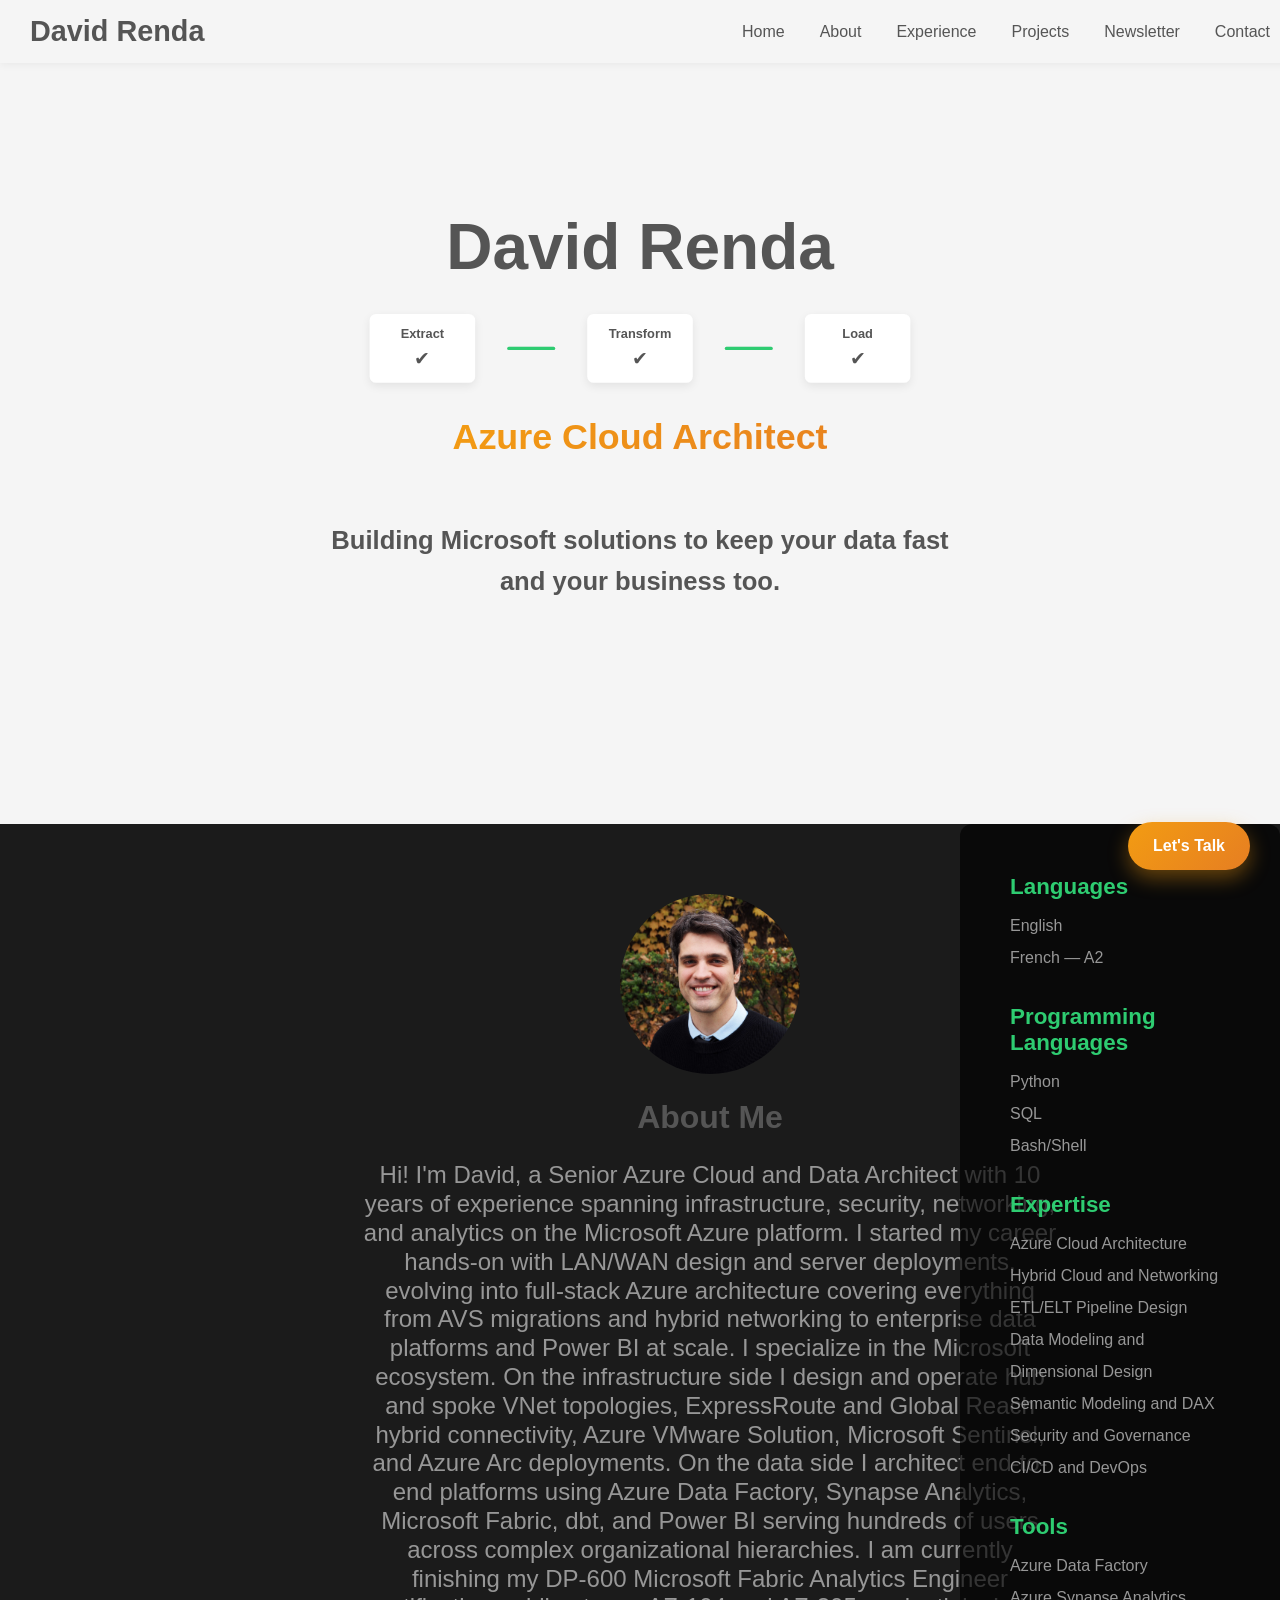
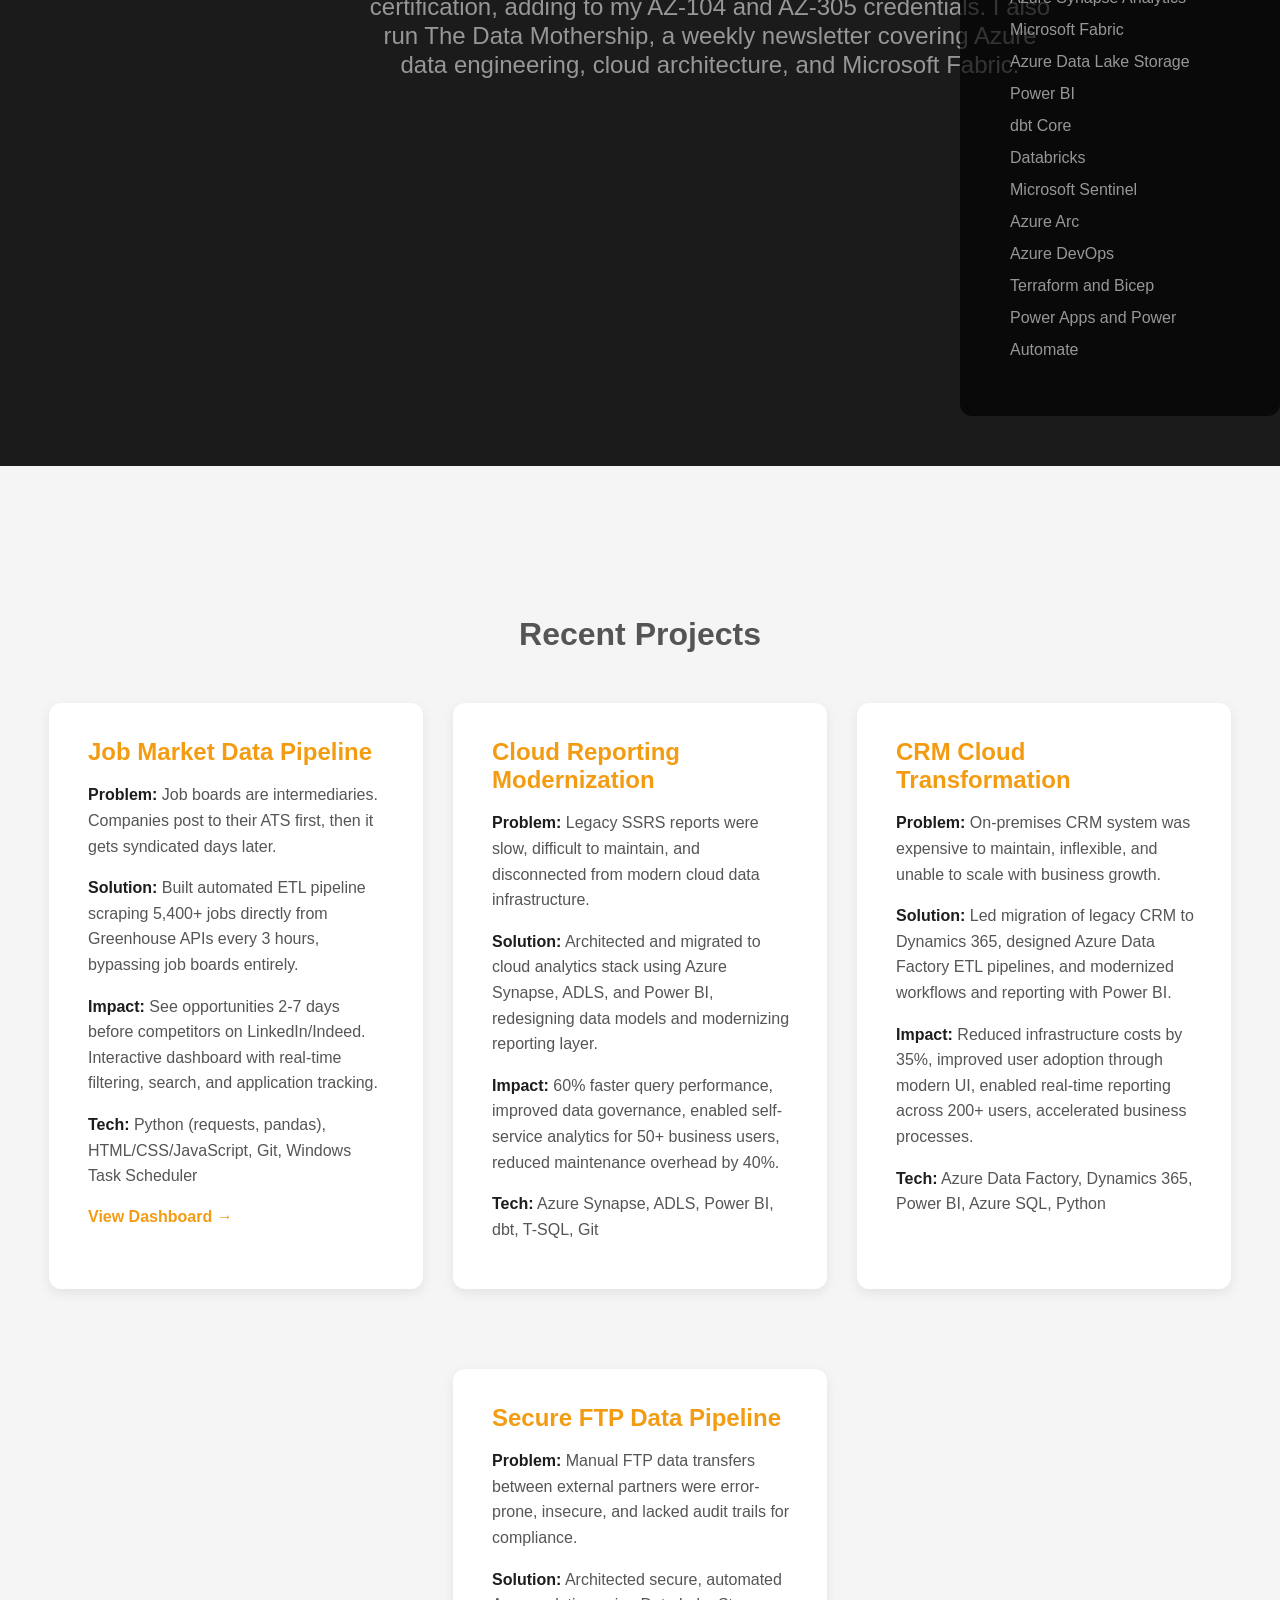
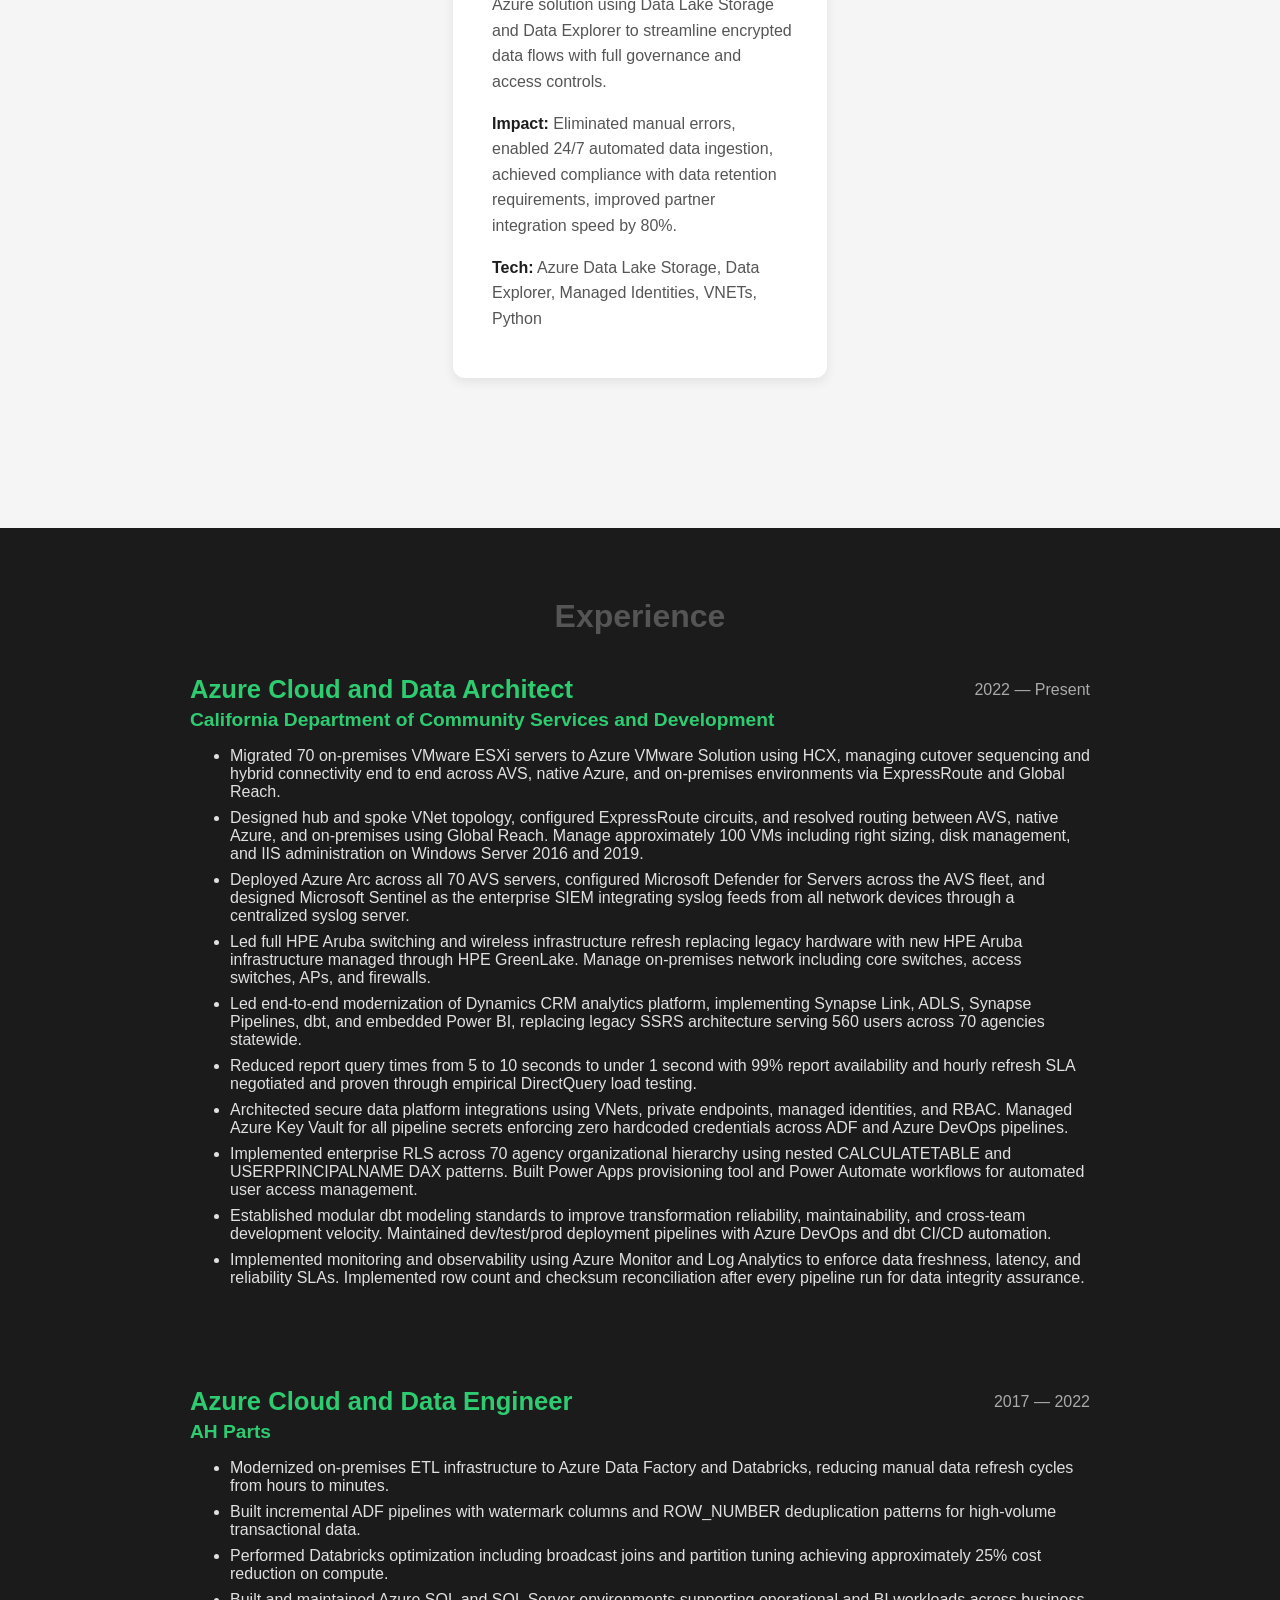
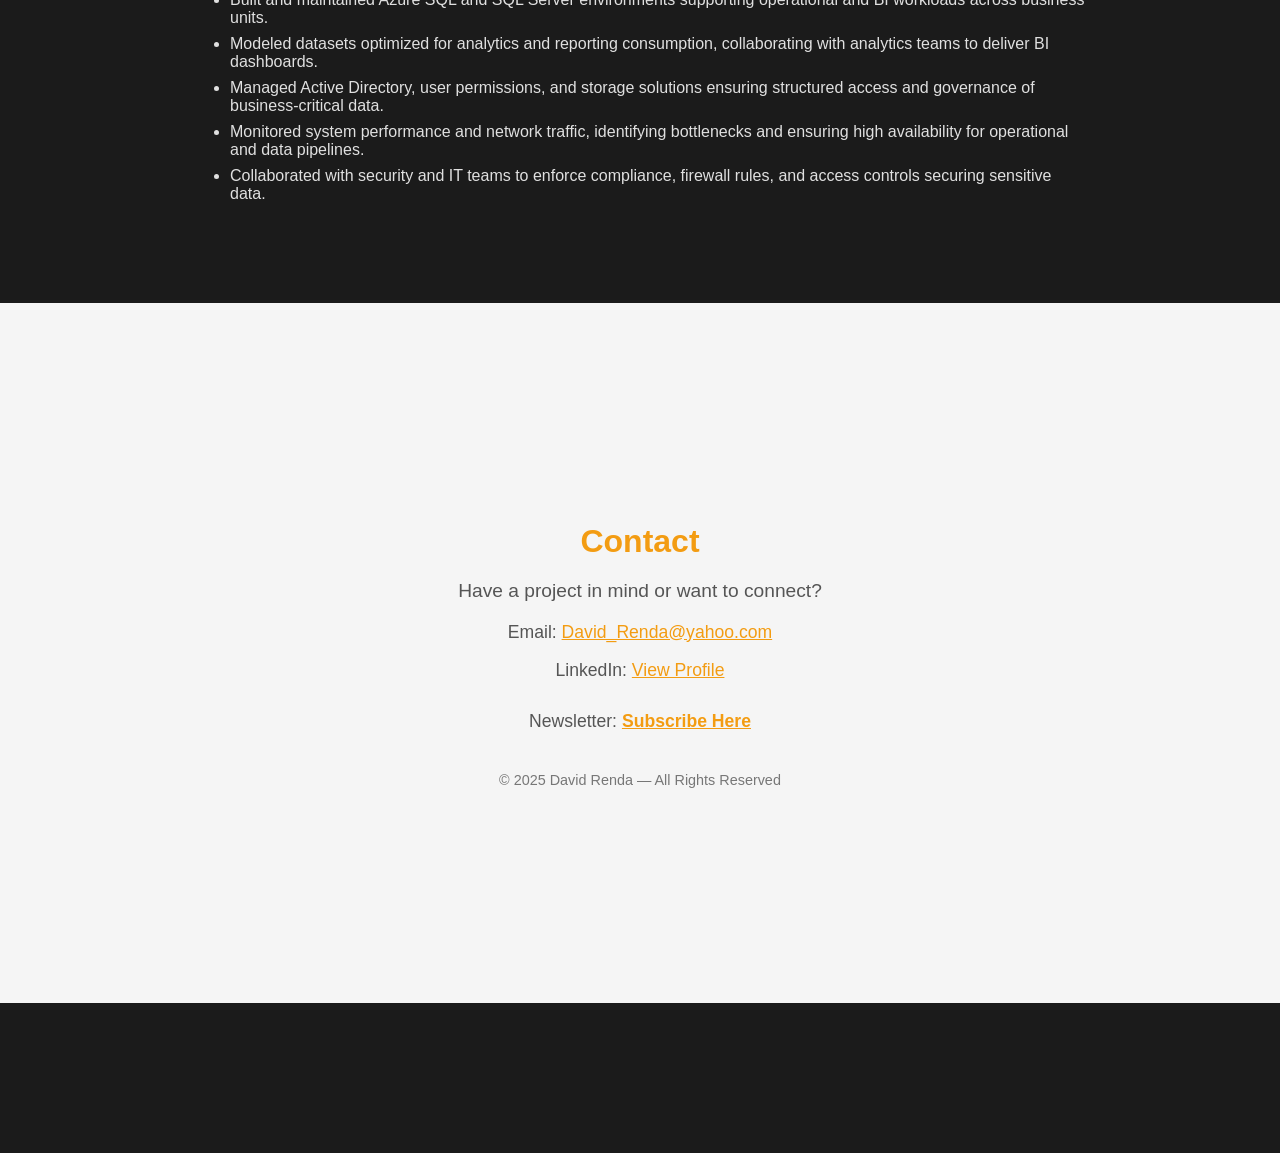
<file: index.html>
<!DOCTYPE html>
<html lang="en">
<head>
<meta charset="UTF-8">
<meta name="viewport" content="width=device-width, initial-scale=1.0">
<title>ETL Pipeline Animation</title>
<style>
  body {
    background: #f5f5f5;
    font-family: 'Inter', sans-serif;
    margin: 0;
    color: #555555;
    
  }

  /* Header */
  header {
    width: 100%;
    background: #f5f5f5;
    display: flex;
    justify-content: space-between;
    align-items: center;
    padding: 15px 30px;
    box-shadow: 0 2px 8px rgba(0,0,0,0.05);
    position: fixed;
    top: 0;
    z-index: 1000;
  }
  
  .logo {
    font-size: 1.8rem;
    font-weight: 700;
    color: #555555;
    text-decoration: none;
  }
  .logo:hover {
    color: #414141;
  }
  nav {
  display: flex;
  justify-content: flex-end;
  margin-right: 40px;  /* moves it left */
}


  nav ul {
    list-style: none;
    display: flex;
    gap: 35px;
    margin: 0;
    padding: 0;
  }

  nav ul li a {
    text-decoration: none;
    color: #555555;
    font-weight: 500;
    transition: color 0.2s;
  }

  nav ul li a:hover {
    color: #1d1d1d;
  }

  /* Sticky CTA Button */
  .sticky-cta {
    position: fixed;
    bottom: 30px;
    right: 30px;
    background: linear-gradient(135deg, #F39C12, #e67e22);
    color: white;
    padding: 15px 25px;
    border-radius: 50px;
    text-decoration: none;
    font-weight: 700;
    box-shadow: 0 8px 20px rgba(243, 156, 18, 0.4);
    transition: transform 0.3s, box-shadow 0.3s;
    z-index: 999;
  }

  .sticky-cta:hover {
    transform: translateY(-3px);
    box-shadow: 0 12px 30px rgba(243, 156, 18, 0.6);
  }

  /* Content */
  .content {
    display: flex;
    flex-direction: column;
    align-items: center;
    padding-top: 70px;
    width: 90%;
    max-width: 1000px;
    margin: 0 auto;
  }

  /* Pipeline Name */
  .pipeline-name {
    font-size: 4rem;
    font-weight: 700;
    color: #555555;
    padding-top: 20px;
    margin-bottom: 30px;
    text-align: center;
  }



  /* Pipeline Container */
  .pipeline-container {
    display: flex;
    flex-direction: column;
    align-items: center;
    margin-bottom: 150px;
      transform: scale(0.8);        /* adjust size (0.6–0.9 works well) */
  transform-origin: top center; /* keeps it centered and pulled upward */
  }

  .pipeline {
    display: flex;
    align-items: center;
    gap: 40px;
    margin-bottom: 2rem;
  }
  .hamburger {
    display: none;
  }
  .stage {
    display: flex;
    flex-direction: column;
    align-items: center;
    min-width: 100px;
    padding: 1rem;
    border-radius: 8px;
    background: #fff;
    box-shadow: 0 4px 12px rgba(0,0,0,0.08);
    position: relative;
  }

  .stage-name {
    margin-bottom: 0.5rem;
    font-weight: 600;
  }

  .status {
    font-size: 1.5rem;
    opacity: 0;
    transition: opacity 0.3s;
    
  }

  .line {
    width: 60px;
    height: 4px;
    background: #ddd;
    border-radius: 2px;
    position: relative;
  }

  .line.active::after {
    content: '';
    position: absolute;
    left: 0;
    top: 0;
    height: 100%;
    width: 0%;
    background: #2ECC71;
    border-radius: 2px;
    animation: fillLine 0.8s forwards;
  }

  @keyframes fillLine {
    from { width: 0%; }
    to { width: 100%; }
  }

  /* Output Container */
  .output-container {
    position: relative;
    min-height: 150px; /* reserve vertical space */
    width: 100%;
    max-width: 500px;
    text-align: center;
    margin-top: 30px;
  }

  #running {
    font-weight: 700;
    font-size: 1.5rem;
    margin-top: 0px;
    color: #555555;
    position: absolute;
    top: 0;
    left: 0;
    width: 100%;
  }

.result {
  position: absolute;
  top: 0;

  left: 50%;
  transform: translateX(-50%);

  width: auto;          /* allow natural width */
  padding: 0 8px;

  white-space: nowrap;  /* <<< prevents wrapping */

  font-size: 2.8rem;
  font-weight: 700;
  background: linear-gradient(135deg, #F39C12, #e67e22);
  -webkit-background-clip: text;
  -webkit-text-fill-color: transparent;
  background-clip: text;
  min-height: 150px;
  margin-top: -20px;
  opacity: 0;
  transition: opacity 1s ease;
  text-align: left;
  display: block;
}


.result ul {
  list-style-type: disc;
  padding-left: 20px;  /* indent for bullets */
  margin: 0;
}

.result li {
  margin-bottom: 1em;  /* double spacing */
}






  .fade-in {
    opacity: 1 !important;
    transition: opacity 1.2s ease;
  }

  /* Section Titles */
  .section-title {
    font-size: 2rem;
    font-weight: 700;
    text-align: center;
    margin-top: 20px;
    margin-bottom: 0px;
    color: #555555;
  }
.about-layout {
  display: flex;
  flex-direction: column;   /* stacked, same as before */
  align-items: center;      /* keeps it centered */
  gap: 25px; 
  margin-top: 70px;               /* clean spacing between image + text */
}

  /* About Me */
  .about-me {
    font-size: 1.5rem;
    line-height: 1.2;
    text-align: center;
    max-width: 700px;
    color: #979797;
    margin-bottom: 120px;
  }

  .photo-circle {
    width: 180px;
    height: 180px;
    border-radius: 50%;
   
    margin: 0 auto auto;
    background-image: url('Portrait.jpg');
    background-size: 135%;
    background-position: 40% center;
    background-repeat: no-repeat;
    margin-bottom: -20px;
    
    
  }

  /* Projects Section */
  .projects {
    width: 100%;
    margin-bottom: 150px;
    margin-top: 150px;
    
  }

  .project-tiles {
    display: flex;
    gap: 30px;
    justify-content: center;
    flex-wrap: wrap;
  }

  .project-tile {
    background: #fff;
    flex: 1 1 250px;
    max-width: 300px;
    padding: 35px;
    border-radius: 12px;
    box-shadow: 0 4px 12px rgba(0,0,0,0.08);
    text-align: left;
    transition: transform 0.3s, box-shadow 0.3s, background 0.3s;
    margin-top: 50px;
    border-left: 4px solid transparent;
  }

  .project-tile:hover {
    transform: translateY(-8px);
    box-shadow: 0 12px 30px rgba(243, 156, 18, 0.2);
    border-left-color: #F39C12;
    background: #fafafa;
  }

  .project-tile h3 {
    margin-top: 0;
    margin-bottom: 15px;
    font-size: 1.5rem;
    color: #F39C12;
  }

  .project-tile p {
    font-size: 1rem;
    color: #555555;
    line-height: 1.6;
    margin-bottom: 12px;
  }

  .project-tile strong {
    color: #1d1d1d;
    font-weight: 600;
  }

  .project-tile a {
    color: #F39C12;
    text-decoration: none;
    font-weight: 700;
    transition: color 0.2s;
  }

  .project-tile a:hover {
    color: #e67e22;
  }

.experience-section {
  width: 100%;
  background: #1b1b1b;
  padding: 50px 0 150px 0;
  text-align: center;
}
.experience-item:first-of-type {
  margin-top: 40px; /* pushes companies downward */
}


.experience-inner {
  width: 90%;
  max-width: 900px;
  margin: 0 auto;
  text-align: left;
  color: #e0e0e0;
}

.experience-item {
  margin-bottom: 100px;
}

.exp-header {
  display: flex;
  justify-content: space-between;
  align-items: center;
}

.exp-header h3 {
  margin: 0;
  font-size: 1.6rem;
  color: #2ECC71;
}

.exp-date {
  font-size: 1rem;
  color: #aaaaaa;
}

.exp-company {
  margin: 5px 0 10px;
  font-size: 1.2rem;
  color: #2ECC71;
}

.exp-details li {
  margin-bottom: 8px;
}


about-section {
  width: 100%;
  background: #1b1b1b; /* slightly darker than #f5f5f5 */
  padding: 40px -40px;      /* spacing above & below */
  text-align: center;
}
.about-inner {
  width: 90%;
  max-width: 1000px;
  margin: 0 auto;     /* centers the content */
  text-align: center; /* matches your original design */
}
  /* Responsive */
  @media (max-width: 768px) {
    header {
      flex-direction: column;
      align-items: flex-start;
      padding: 15px 20px;
    }

    nav ul {
      flex-direction: column;
      gap: 10px;
      margin-top: 10px;
    }

    .project-tiles {
      flex-direction: column;
      gap: 20px;
      align-items: center;
    }
  }
  @keyframes blink {
  0%, 50%, 100% { opacity: 1; }
  25%, 75% { opacity: 0; }
}

.running-flash {
  animation: blink 1.5s linear 2; /* 2 blinks, 0.5s each */
}
.pipeline-wrapper {
  width: 100%;
  display: flex;
  flex-direction: column;
  align-items: center;       /* centers just the pipeline */
  margin-bottom: 120px;      /* spacing before About section */
  text-align: center;
}


.about-section {
  position: relative; /* needed for absolute children */
  width: 100%;
  background: #1b1b1b;
  padding: 40px, ;
  text-align: center;
  overflow: hidden; /* optional: prevent overlay spilling out */
  
}

.skills-overlay {
  /* or just remove this line */
  top: auto;          /* remove top offset */
  left: auto;         /* remove left offset */
  width: 22%;         /* keeps it beside About Me */
  max-width: 22%;
  background: rgba(0, 0, 0, 0.65);
  color: #2ECC71;
  padding: 25px;
  border-radius: 12px;
  display: flex;
  flex-direction: column;
  gap: 70px;
  box-sizing: border-box;
  text-align: left;
  z-index: 1;
  margin-bottom: 50px;
}

/* Section titles */
.skills-overlay h3 {
  margin: 0 0 10px 0;
  font-size: 1.4rem;
  font-weight: 700;
  color: #2ECC71;
}

/* List style */
.skills-overlay ul {
  list-style: none;
  padding-left: 0;
  margin: 0;
}

.skills-overlay li {
  font-size: 1rem;
    line-height: 2;
    text-align: left;
    max-width: 700px;
    color: #979797;   /* lighter gray for contrast */
    
}

/* OPTIONAL: different color for languages */
.languages-box li {
  font-size: 1rem;
    line-height: 2;
    text-align: left;
    max-width: 700px;
    color: #979797;
}

 .tagline {
    margin-top: -40px;
    font-size: 2rem;
    font-weight: 700;
    color: #555555;
    text-align: center;
    max-width: 800px;
    line-height: 1.6;
    margin-left: auto;
    margin-right: auto;
  }
.about-wrapper {
  display: flex;
  justify-content: center;
  align-items: flex-start; /* align to top */
  gap: 40px;
  position: relative;
}

.about-inner {
  flex: 1; /* fill remaining space */
}

.skills-overlay {
  flex: 0 0 25%;      /* fixed width on desktop */
  max-width: 500px;
  background: rgba(0,0,0,0.65);
  padding: 50px;
  border-radius: 12px;
  display: flex;
  flex-direction: column;
  gap: 30px;
  box-sizing: border-box;
  text-align: left;
  margin-left: -500px;
}

/* MOBILE RESPONSIVENESS */
@media (max-width: 768px) {

  /* Header: stack logo + nav */
  header {
    flex-direction: column;
    align-items: center;
    padding: 10px 15px;
  }

  nav ul {
    flex-direction: column;
    gap: 12px;
    margin: 10px 0 0 0;
  }

  /* Pipeline scaling */
  .pipeline-container {
    transform: scale(0.6); /* scale down for small screens */
    margin-bottom: -100px;
  }

  .pipeline-name {
    font-size: 2.5rem; /* smaller heading */
  }

  /* Pipeline stages shrink */
  .stage {
    min-width: 80px;
    padding: 0.5rem;
  }

  .line {
    width: 40px; /* shorter connecting lines */
  }

  /* About Section adjustments */
  .about-layout {
    flex-direction: column;
    gap: 20px;
  }

  .about-me {
    font-size: 1.1rem;
    line-height: 1.4;
    text-align: center;
    padding: 0 10px;
  }

  .photo-circle {
    width: 140px;
    height: 140px;
  }

  /* Project Tiles stacked */
  .project-tiles {
    flex-direction: column;
    align-items: center;
    gap: 20px;
  }

  .project-tile {
    width: 90%;
    max-width: 300px;
    padding: 25px;
  }

  /* Experience section adjustments */
  .experience-inner {
    width: 95%;
  }

  .exp-header h3 {
    font-size: 1.3rem;
  }

  .exp-company {
    font-size: 1rem;
  }

  .exp-details li {
    font-size: 0.9rem;
  }

  /* Contact section */
  #contact {
    padding: 150px 20px;
  }

  #contact p {
    font-size: 1rem;
  }

  /* Tagline */
  .tagline {
    font-size: 1.4rem;
    margin-top: 20px;
  }

 .about-wrapper {
    display: flex;
    justify-content: center;
    align-items: flex-start;
    gap: 40px;
    position: relative;
  }

  .skills-overlay {
    flex: 0 0 22%;
    max-width: 22%;
    min-width: 200px;
    background: rgba(0,0,0,0.65);
    padding: 25px;
    border-radius: 12px;
    display: flex;
    flex-direction: column;
    gap: 70px;
    box-sizing: border-box;
    text-align: left;
  }

  @media (max-width: 900px) {
    .about-wrapper {
      flex-direction: column;
      align-items: center;
      gap: 20px;
    }

    .skills-overlay {
      flex: none;
      width: 90%;
      margin: 0 auto;
      padding: 20px;
      gap: 30px;
    }

    .skills-overlay > div {
      flex-direction: column;
      align-items: flex-start;
    }
  }

  

@media (max-width: 768px) {
  header {
    display: flex;
    justify-content: space-between; /* logo left, hamburger right */
    align-items: center;            /* vertically center items */
    padding: 10px 20px;
    position: relative;             /* for dropdown nav */
  }

  .logo {
    margin: 0;                      /* remove any default margin */
    line-height: 1;                 /* align text properly */
    font-size: 1.8rem;              /* same as desktop */
  }

  .hamburger {
    display: block;
    font-size: 2rem;
    cursor: pointer;
    line-height: 1;                 /* vertically aligned with logo */
    z-index: 1100;                  /* above dropdown */
  }

  nav {
    position: fixed;
    top: 60px;                      /* just below header */
    right: 20px;                    /* align to right with padding */
    background: #f5f5f5;
    border-radius: 8px;
    overflow: hidden;
    max-height: 0;
    width: 200px;
    transition: max-height 0.3s ease;
    box-shadow: 0 4px 12px rgba(0,0,0,0.1);
    z-index: 1000;
  }

  nav.open {
    max-height: 500px;
  }

  nav ul {
    display: flex;
    flex-direction: column;
    align-items: left;        /* items left-aligned inside dropdown */
    padding: 10px;
    gap: 10px;
  }

  nav ul li {
    width: 100%;
  }
}

  .sticky-cta {
    bottom: 20px;
    right: 20px;
    padding: 12px 20px;
    font-size: 0.9rem;
  }
}

html, body {
  overflow-x: hidden;
}



</style>
</head>
<body id="home">
<!-- Dark vertical underlay -->
<div class="underlay"></div>

<!-- Sticky CTA Button -->
<a href="#contact" class="sticky-cta">Let's Talk</a>

<header>
  <a href="#home" class="logo">David Renda</a>
  <div class="hamburger" onclick="toggleMenu()">☰</div>
  <nav>
    <ul>
      <li><a href="#home">Home</a></li>
      <li><a href="#about">About</a></li>
      <li><a href="#experience">Experience</a></li>
      <li><a href="#projects">Projects</a></li>
      <li><a href="https://thedatamothership.substack.com/" target="_blank">Newsletter</a></li>
      <li><a href="#contact">Contact</a></li>
    </ul>
  </nav>
</header>


<div class="content">
<div class="pipeline-wrapper"></div>
  <!-- Name above pipeline -->
  <div class="pipeline-name"> David <span class="last-name">Renda</span></div>

  <div class="pipeline-container">
    <div class="pipeline">
      <div class="stage" id="extract">
        <div class="stage-name">Extract</div>
        <div class="status">✔︎</div>
      </div>
      <div class="line" id="line1"></div>
      <div class="stage" id="transform">
        <div class="stage-name">Transform</div>
        <div class="status">✔︎</div>
      </div>
      <div class="line" id="line2"></div>
      <div class="stage" id="load">
        <div class="stage-name">Load</div>
        <div class="status">✔︎</div>
      </div>
    </div>

    <!-- Output Container -->
    <div class="output-container">
      <div id="running">Running pipeline: [ job_title ]</div>
      <div class="result" id="result"></div>
    </div>
    <div class="tagline">
  Building Microsoft solutions to keep your data fast and your business too.
</div>
  </div>
</div>

 <div class="about-section">
  <div class="about-wrapper">
    <!-- About Inner -->
    <div class="about-inner">
      <div class="about-layout">
        <div class="photo-circle"></div>
        <div class="section-title" id="about">About Me</div>
        <div class="about-me">
         Hi! I'm David, a Senior Azure Cloud and Data Architect with 10 years of experience spanning infrastructure, security, networking, and analytics on the Microsoft Azure platform. I started my career hands-on with LAN/WAN design and server deployments, evolving into full-stack Azure architecture covering everything from AVS migrations and hybrid networking to enterprise data platforms and Power BI at scale.

I specialize in the Microsoft ecosystem. On the infrastructure side I design and operate hub and spoke VNet topologies, ExpressRoute and Global Reach hybrid connectivity, Azure VMware Solution, Microsoft Sentinel, and Azure Arc deployments. On the data side I architect end-to-end platforms using Azure Data Factory, Synapse Analytics, Microsoft Fabric, dbt, and Power BI serving hundreds of users across complex organizational hierarchies.

I am currently finishing my DP-600 Microsoft Fabric Analytics Engineer certification, adding to my AZ-104 and AZ-305 credentials. I also run The Data Mothership, a weekly newsletter covering Azure data engineering, cloud architecture, and Microsoft Fabric.</div>
      </div>
    </div>

    <!-- Skills Overlay -->
    <div class="skills-overlay">
      <div class="languages-box">
        <h3>Languages</h3>
        <ul>
          <li>English</li>
          <li>French — A2</li>
        </ul>
      </div>
      <div class="programming-language-box">
        <h3>Programming Languages</h3>
        <ul>
          <li>Python</li>
          <li>SQL</li>
          <li>Bash/Shell</li>
        </ul>
      </div>
      <div class="skills-box">
  <h3>Expertise</h3>
  <ul>
    <li>Azure Cloud Architecture</li>
    <li>Hybrid Cloud and Networking</li>
    <li>ETL/ELT Pipeline Design</li>
    <li>Data Modeling and Dimensional Design</li>
    <li>Semantic Modeling and DAX</li>
    <li>Security and Governance</li>
    <li>CI/CD and DevOps</li>
  </ul>
</div>
<div class="tools-box">
  <h3>Tools</h3>
  <ul>
    <li>Azure Data Factory</li>
    <li>Azure Synapse Analytics</li>
    <li>Microsoft Fabric</li>
    <li>Azure Data Lake Storage</li>
    <li>Power BI</li>
    <li>dbt Core</li>
    <li>Databricks</li>
    <li>Microsoft Sentinel</li>
    <li>Azure Arc</li>
    <li>Azure DevOps</li>
    <li>Terraform and Bicep</li>
    <li>Power Apps and Power Automate</li>
  </ul>
</div>
      </div>
    </div>
  </div>
</div>

 
  <!-- Projects Section -->
  <div class="projects" id="projects">
    <div class="section-title">Recent Projects</div>
    <div class="project-tiles">
      <div class="project-tile">
        <h3>Job Market Data Pipeline</h3>
        <p><strong>Problem:</strong> Job boards are intermediaries. Companies post to their ATS first, then it gets syndicated days later.</p>
        <p><strong>Solution:</strong> Built automated ETL pipeline scraping 5,400+ jobs directly from Greenhouse APIs every 3 hours, bypassing job boards entirely.</p>
        <p><strong>Impact:</strong> See opportunities 2-7 days before competitors on LinkedIn/Indeed. Interactive dashboard with real-time filtering, search, and application tracking.</p>
        <p><strong>Tech:</strong> Python (requests, pandas), HTML/CSS/JavaScript, Git, Windows Task Scheduler</p>
        <p style="margin-top: 15px;">
          <a href="https://davidrenda12.github.io/job-board/" target="_blank">View Dashboard →</a>
        </p>
      </div>
      <div class="project-tile">
        <h3>Cloud Reporting Modernization</h3>
        <p><strong>Problem:</strong> Legacy SSRS reports were slow, difficult to maintain, and disconnected from modern cloud data infrastructure.</p>
        <p><strong>Solution:</strong> Architected and migrated to cloud analytics stack using Azure Synapse, ADLS, and Power BI, redesigning data models and modernizing reporting layer.</p>
        <p><strong>Impact:</strong> 60% faster query performance, improved data governance, enabled self-service analytics for 50+ business users, reduced maintenance overhead by 40%.</p>
        <p><strong>Tech:</strong> Azure Synapse, ADLS, Power BI, dbt, T-SQL, Git</p>
      </div>
      <div class="project-tile">
        <h3>CRM Cloud Transformation</h3>
        <p><strong>Problem:</strong> On-premises CRM system was expensive to maintain, inflexible, and unable to scale with business growth.</p>
        <p><strong>Solution:</strong> Led migration of legacy CRM to Dynamics 365, designed Azure Data Factory ETL pipelines, and modernized workflows and reporting with Power BI.</p>
        <p><strong>Impact:</strong> Reduced infrastructure costs by 35%, improved user adoption through modern UI, enabled real-time reporting across 200+ users, accelerated business processes.</p>
        <p><strong>Tech:</strong> Azure Data Factory, Dynamics 365, Power BI, Azure SQL, Python</p>
      </div>
      <div class="project-tile">
        <h3>Secure FTP Data Pipeline</h3>
        <p><strong>Problem:</strong> Manual FTP data transfers between external partners were error-prone, insecure, and lacked audit trails for compliance.</p>
        <p><strong>Solution:</strong> Architected secure, automated Azure solution using Data Lake Storage and Data Explorer to streamline encrypted data flows with full governance and access controls.</p>
        <p><strong>Impact:</strong> Eliminated manual errors, enabled 24/7 automated data ingestion, achieved compliance with data retention requirements, improved partner integration speed by 80%.</p>
        <p><strong>Tech:</strong> Azure Data Lake Storage, Data Explorer, Managed Identities, VNETs, Python</p>
      </div>
    </div>
  </div>
<section id="experience" class="experience-section">
  <div class="experience-inner">

    <h2 class="section-title">Experience</h2>

    <div class="experience-item">
      <div class="exp-header">
        <h3>Azure Cloud and Data Architect</h3>
        <span class="exp-date">2022 — Present</span>
      </div>
<h4 class="exp-company">California Department of Community Services and Development</h4>
<ul class="exp-details">
  <li>Migrated 70 on-premises VMware ESXi servers to Azure VMware Solution using HCX, managing cutover sequencing and hybrid connectivity end to end across AVS, native Azure, and on-premises environments via ExpressRoute and Global Reach.</li>
  <li>Designed hub and spoke VNet topology, configured ExpressRoute circuits, and resolved routing between AVS, native Azure, and on-premises using Global Reach. Manage approximately 100 VMs including right sizing, disk management, and IIS administration on Windows Server 2016 and 2019.</li>
  <li>Deployed Azure Arc across all 70 AVS servers, configured Microsoft Defender for Servers across the AVS fleet, and designed Microsoft Sentinel as the enterprise SIEM integrating syslog feeds from all network devices through a centralized syslog server.</li>
  <li>Led full HPE Aruba switching and wireless infrastructure refresh replacing legacy hardware with new HPE Aruba infrastructure managed through HPE GreenLake. Manage on-premises network including core switches, access switches, APs, and firewalls.</li>
  <li>Led end-to-end modernization of Dynamics CRM analytics platform, implementing Synapse Link, ADLS, Synapse Pipelines, dbt, and embedded Power BI, replacing legacy SSRS architecture serving 560 users across 70 agencies statewide.</li>
  <li>Reduced report query times from 5 to 10 seconds to under 1 second with 99% report availability and hourly refresh SLA negotiated and proven through empirical DirectQuery load testing.</li>
  <li>Architected secure data platform integrations using VNets, private endpoints, managed identities, and RBAC. Managed Azure Key Vault for all pipeline secrets enforcing zero hardcoded credentials across ADF and Azure DevOps pipelines.</li>
  <li>Implemented enterprise RLS across 70 agency organizational hierarchy using nested CALCULATETABLE and USERPRINCIPALNAME DAX patterns. Built Power Apps provisioning tool and Power Automate workflows for automated user access management.</li>
  <li>Established modular dbt modeling standards to improve transformation reliability, maintainability, and cross-team development velocity. Maintained dev/test/prod deployment pipelines with Azure DevOps and dbt CI/CD automation.</li>
  <li>Implemented monitoring and observability using Azure Monitor and Log Analytics to enforce data freshness, latency, and reliability SLAs. Implemented row count and checksum reconciliation after every pipeline run for data integrity assurance.</li>
</ul>


  
   
      </ul>
    </div>

    <div class="experience-item">
      <div class="exp-header">
        <h3>Azure Cloud and Data Engineer</h3>
        <span class="exp-date">2017 — 2022</span>
      </div>
      <h4 class="exp-company">AH Parts</h4>
      <ul class="exp-details">
  <li>Modernized on-premises ETL infrastructure to Azure Data Factory and Databricks, reducing manual data refresh cycles from hours to minutes.</li>
  <li>Built incremental ADF pipelines with watermark columns and ROW_NUMBER deduplication patterns for high-volume transactional data.</li>
  <li>Performed Databricks optimization including broadcast joins and partition tuning achieving approximately 25% cost reduction on compute.</li>
  <li>Built and maintained Azure SQL and SQL Server environments supporting operational and BI workloads across business units.</li>
  <li>Modeled datasets optimized for analytics and reporting consumption, collaborating with analytics teams to deliver BI dashboards.</li>
  <li>Managed Active Directory, user permissions, and storage solutions ensuring structured access and governance of business-critical data.</li>
  <li>Monitored system performance and network traffic, identifying bottlenecks and ensuring high availability for operational and data pipelines.</li>
  <li>Collaborated with security and IT teams to enforce compliance, firewall rules, and access controls securing sensitive data.</li>
</ul>
    </div>




</div>


  <!-- Contact Section -->
  <section id="contact" style="background-color:#f5f5f5; color:55555; padding:200px 60px; text-align:center;">
    <h2 class="section-title" style="color:#F39C12;">Contact</h2>

    <p style="font-size:1.2rem; margin-top:20px;">
      Have a project in mind or want to connect?
    </p>

    <p style="font-size:1.1rem; margin:5px 0;">
      Email: <a href="mailto:David_Renda@yahoo.com" style="color:#F39C12;">David_Renda@yahoo.com</a>
    </p>

    <p style="font-size:1.1rem; margin-bottom:30px;">
      LinkedIn: <a href="https://www.linkedin.com/in/david-renda-03668a242" target="_blank" style="color:#F39C12;">View Profile</a>
    </p>
<p style="font-size:1.1rem; margin:5px 0;">
  Newsletter: <a href="https://thedatamothership.substack.com/" target="_blank" style="color:#F39C12; font-weight:700;">Subscribe Here</a>
</p>
    <p style="font-size:0.9rem; margin-top:40px; color:#777;">
      © 2025 David Renda — All Rights Reserved
    </p>
  </section>
<script>
const stages = ['extract', 'transform', 'load'];
const lines = ['line1', 'line2'];
const resultEl = document.getElementById('result');
const runningEl = document.getElementById('running');
const stageStatus = {
  extract: document.querySelector('#extract .status'),
  transform: document.querySelector('#transform .status'),
  load: document.querySelector('#load .status'),
};

const roles = [
"Azure Cloud Architect",
"Data Platform Architect",
"Microsoft Fabric Engineer",
"Power BI Architect",
"Azure Infrastructure Architect",
"Analytics Engineer"

  
];

function runPipeline() {
  // Reset result
  resultEl.innerHTML = "";
  resultEl.style.opacity = 0;
  resultEl.classList.remove("fade-in");

  // Show running text and start blink
  runningEl.style.opacity = 1;
  runningEl.classList.add("running-flash");

  // Reset stages visuals
  stages.forEach(stage => stageStatus[stage].style.opacity = 0);
  lines.forEach(line => {
    const el = document.getElementById(line);
    el.classList.remove('active');
    void el.offsetWidth; // force reflow to restart css animation
  });

  // Animate stages sequentially; call showResults when 'load' stage runs
  let delay = 0;
  stages.forEach((stage, i) => {
    setTimeout(() => {
      stageStatus[stage].style.opacity = 1;
      if (i < lines.length) document.getElementById(lines[i]).classList.add('active');

      if (stage === 'load') {
        showResults();
      }
    }, delay);
    delay += 900;
  });
}

let roleIndex = 0;

function showResults() {
  // Stop blinking immediately
  runningEl.classList.remove("running-flash");

  // 20% chance to show the simple error text
  const shouldFail = Math.random() < 0.0;

  if (shouldFail) {
    // show plain error text
    resultEl.textContent = 'error: column mismatch';
    resultEl.style.color = '#555555'; // red
    // fade in result
    requestAnimationFrame(() => {
      resultEl.classList.add("fade-in");
      resultEl.style.opacity = 0;
    });

    // fade out running text (so it disappears while error is shown)
    runningEl.style.transition = "opacity 0.4s ease";
    runningEl.style.opacity = 0;

    // after display time, reset running text and retry same role (do not advance)
    setTimeout(() => {
      resultEl.style.opacity = 0;
      runningEl.style.opacity = 1; // reset for next run
      runPipeline();
    }, 1500);

    return; // do not advance roleIndex
  }

  // SUCCESS: show the current role
  const role = roles[roleIndex];
  resultEl.textContent = role;
  resultEl.style.color = ''; // restore default color
  requestAnimationFrame(() => {
    resultEl.classList.add("fade-in");
    resultEl.style.opacity = 1;
  });

  // advance to next role for next pipeline run
  roleIndex = (roleIndex + 1) % roles.length;

  // fade out running text (so it disappears while result is visible)
  runningEl.style.transition = "opacity 0.4s ease";
  runningEl.style.opacity = 0;

  // after display time, clear and start next pipeline
  setTimeout(() => {
    resultEl.style.opacity = 0;
    runningEl.style.opacity = 1; // reset for next run
    runPipeline();
  }, 1500);
}

// kick things off
runPipeline();
</script>
<script>
function toggleMenu() {
  document.querySelector("nav").classList.toggle("open");
}
</script>


</body>
</html>
</file>
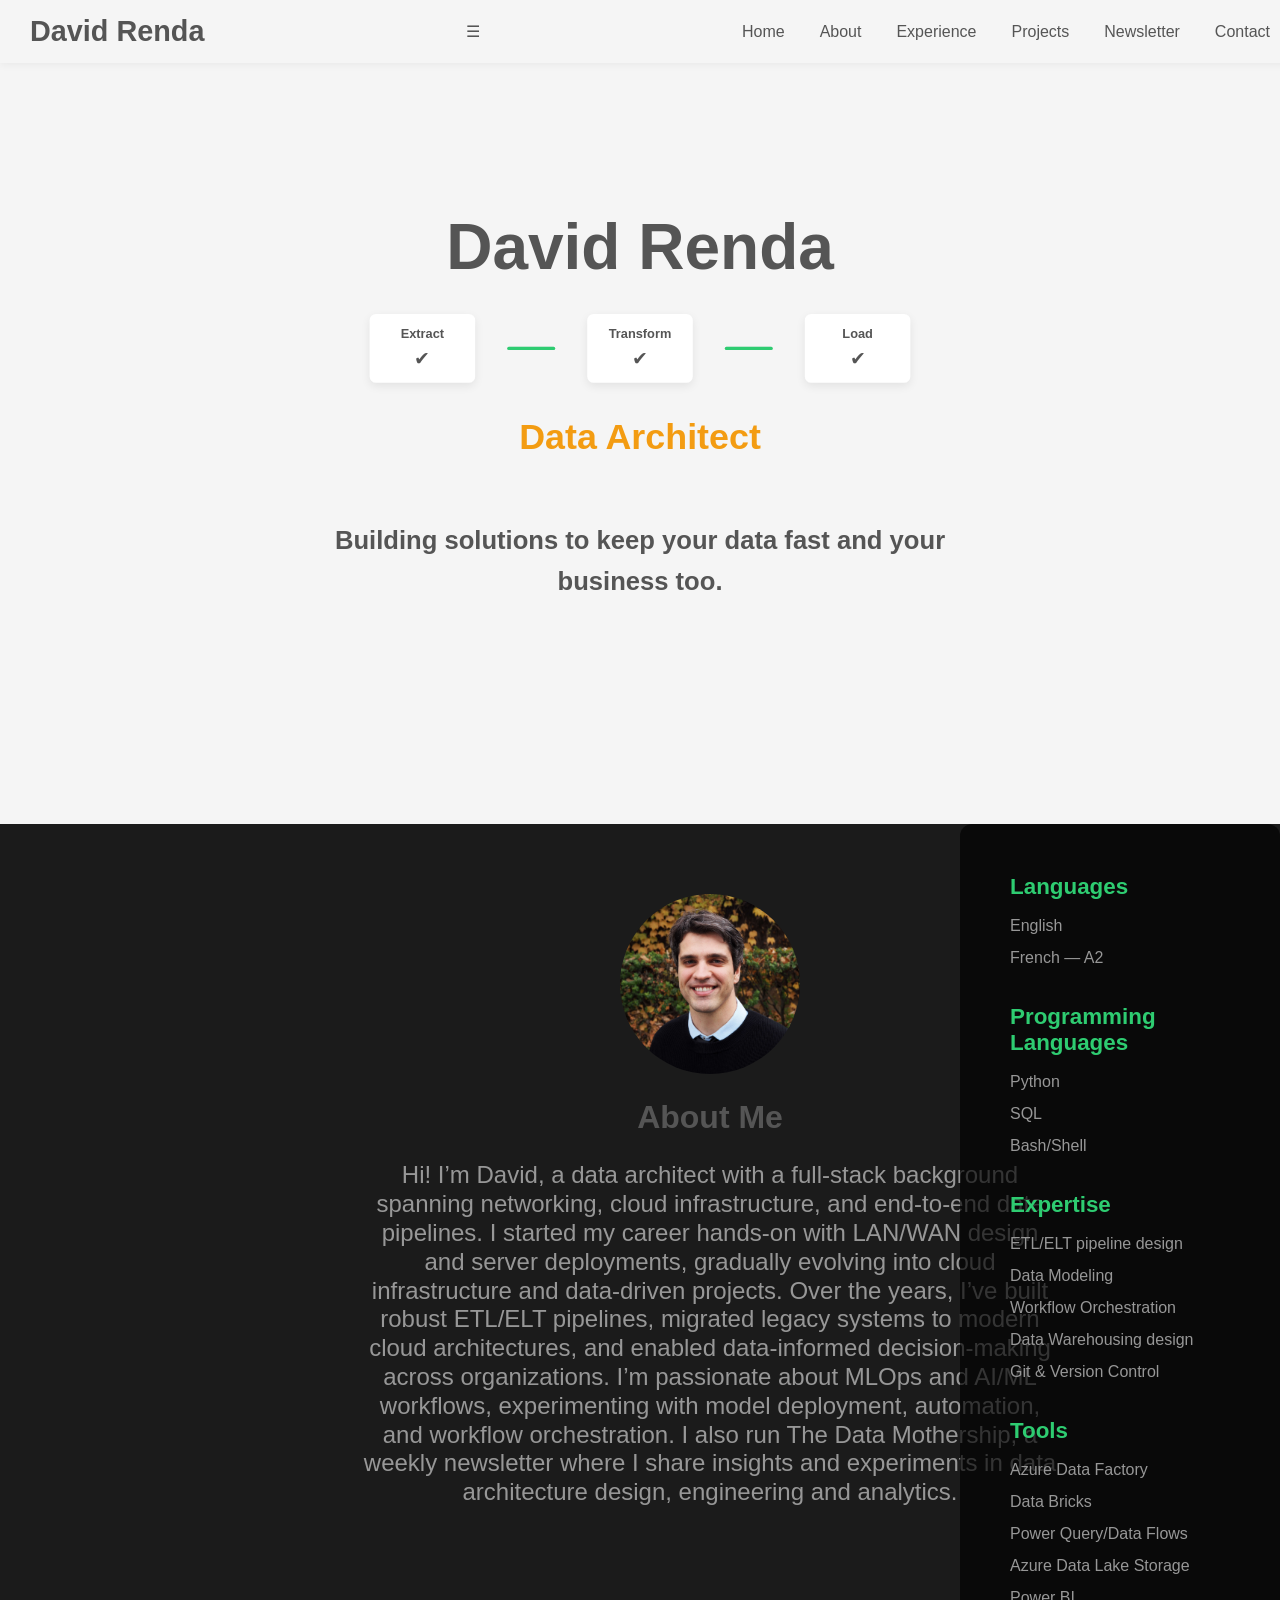
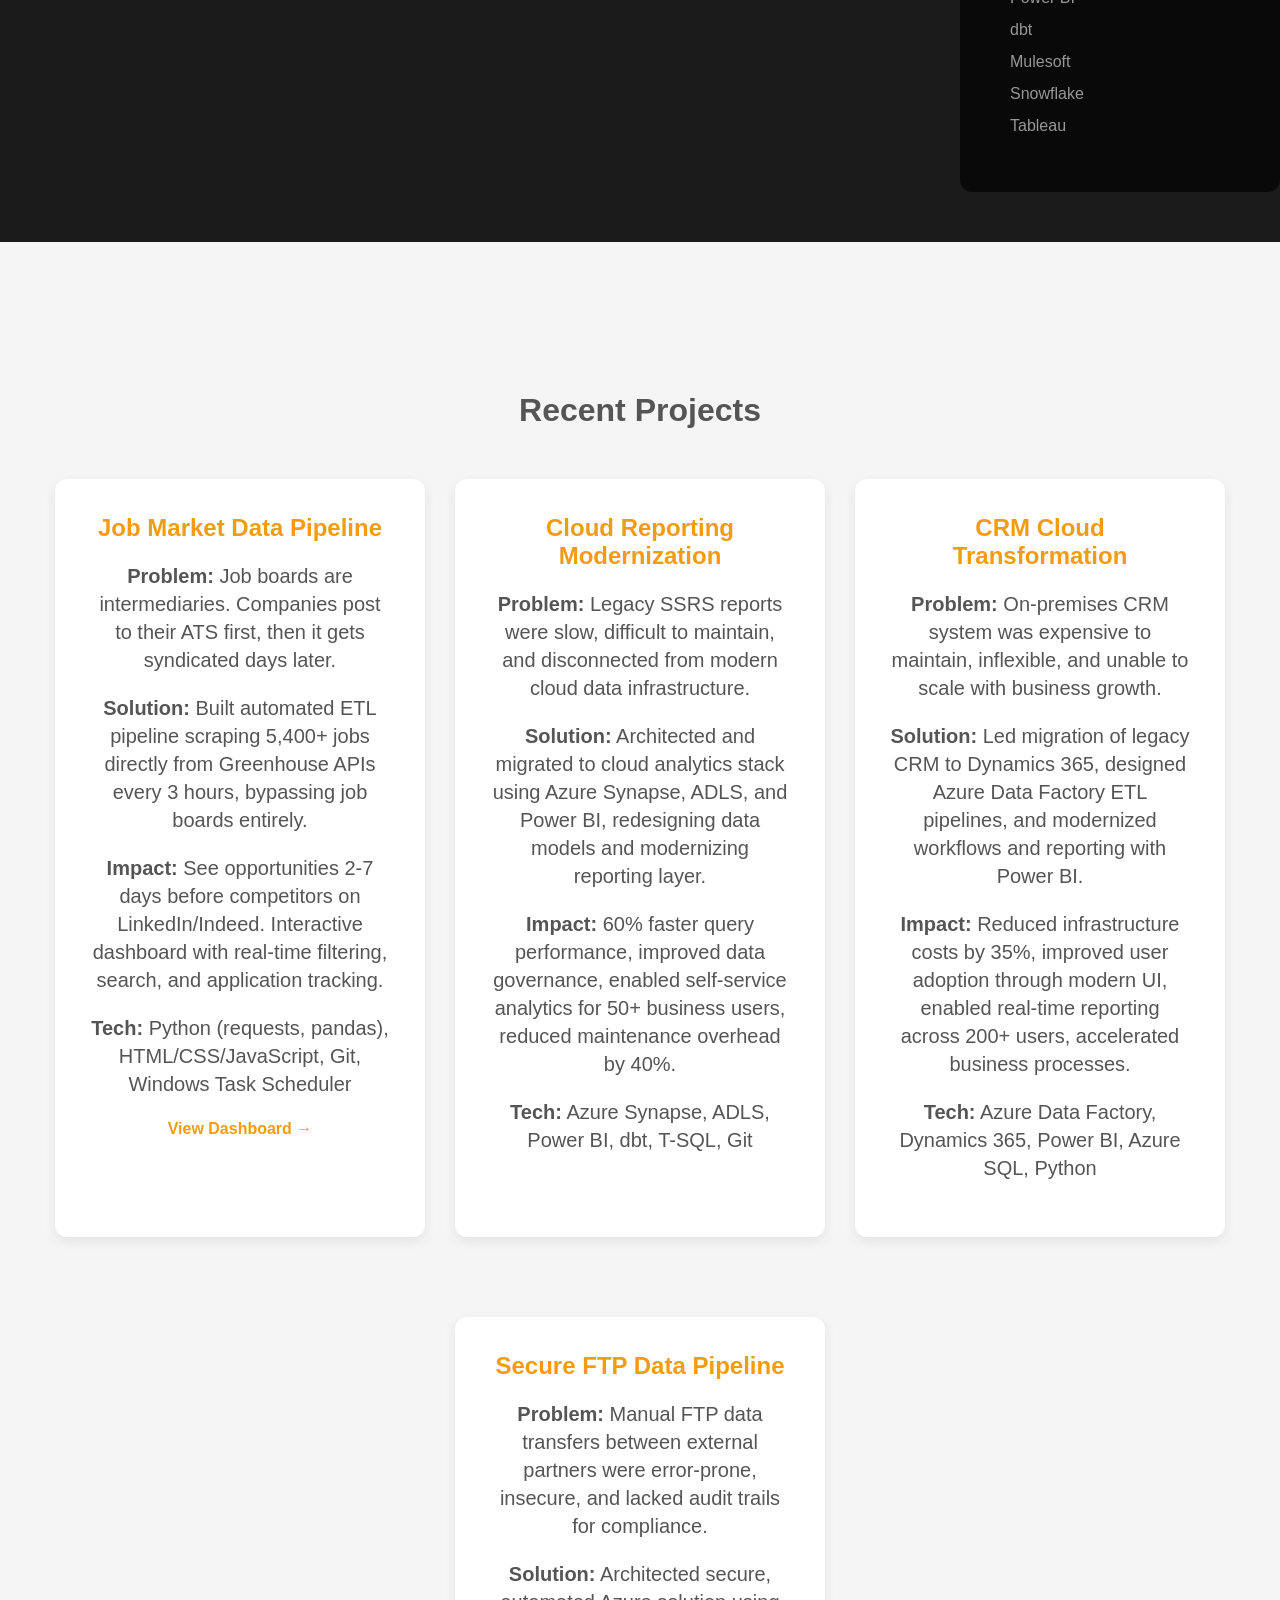
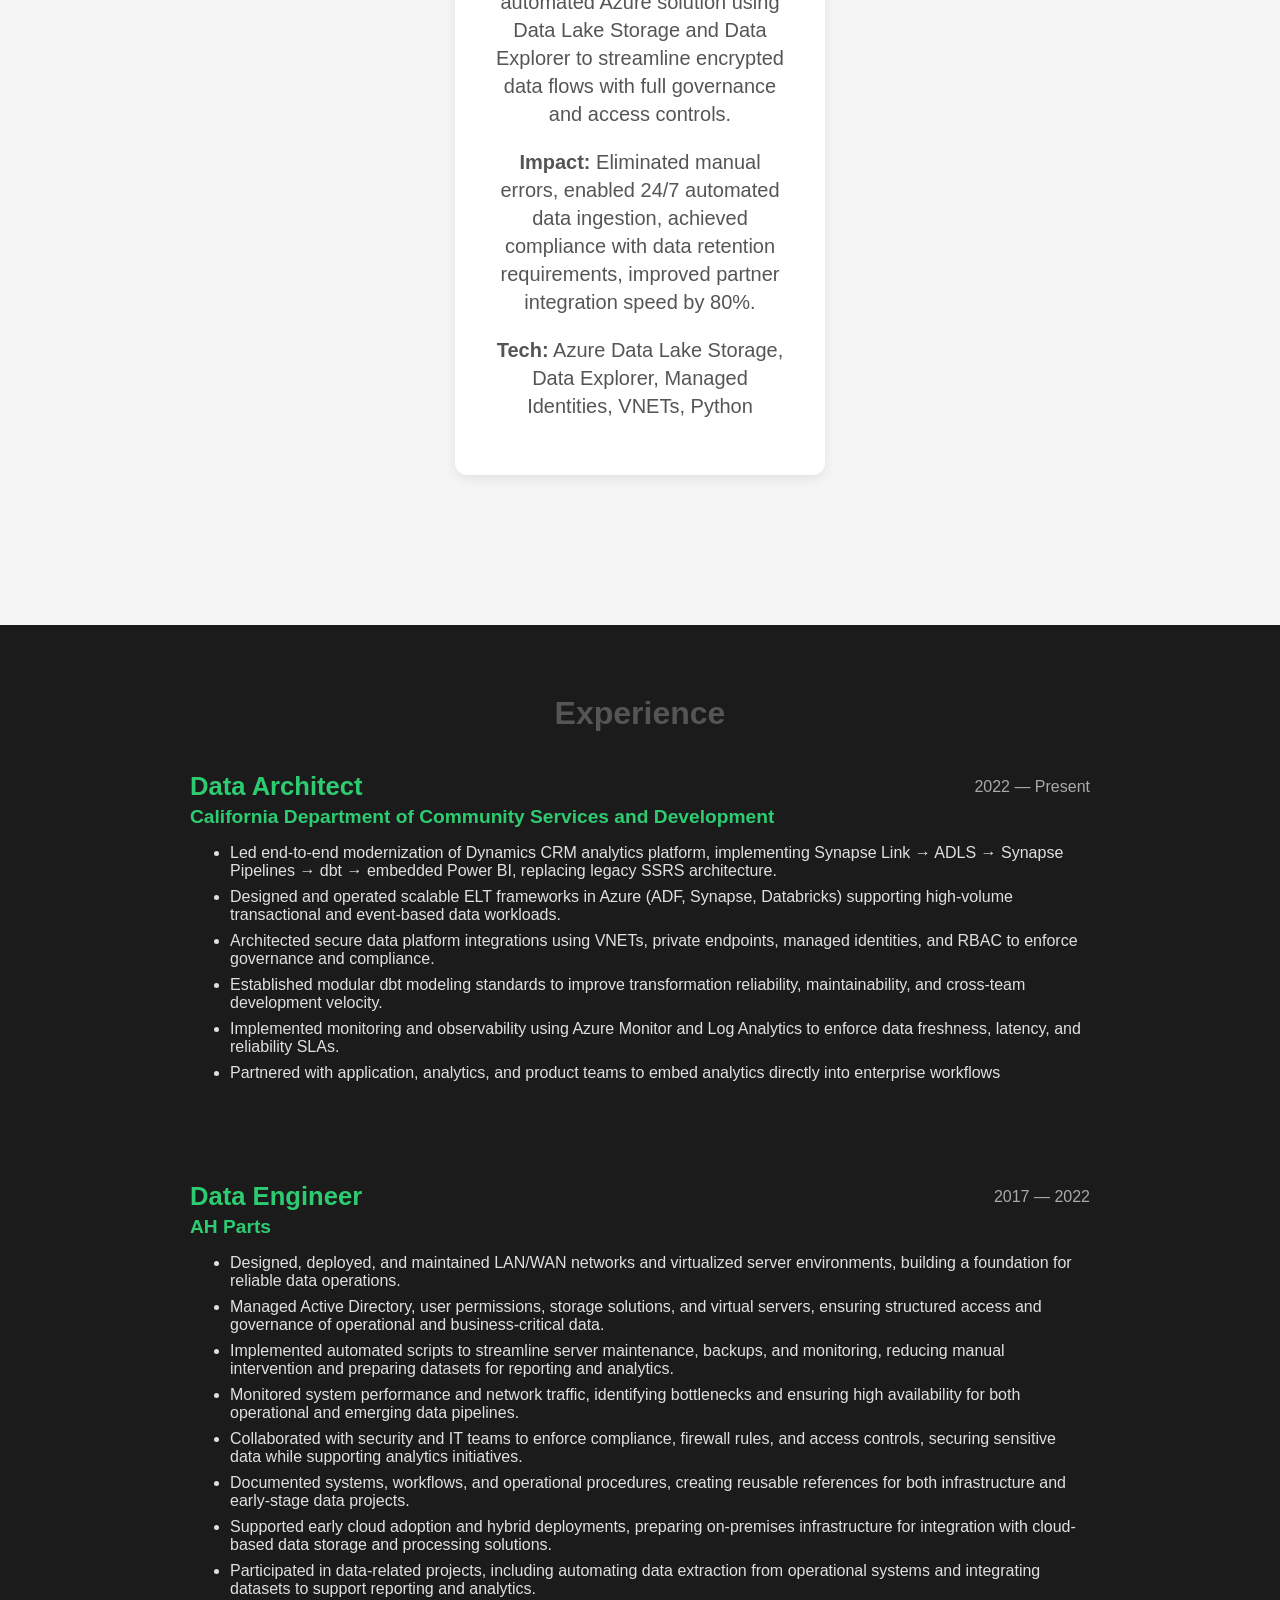
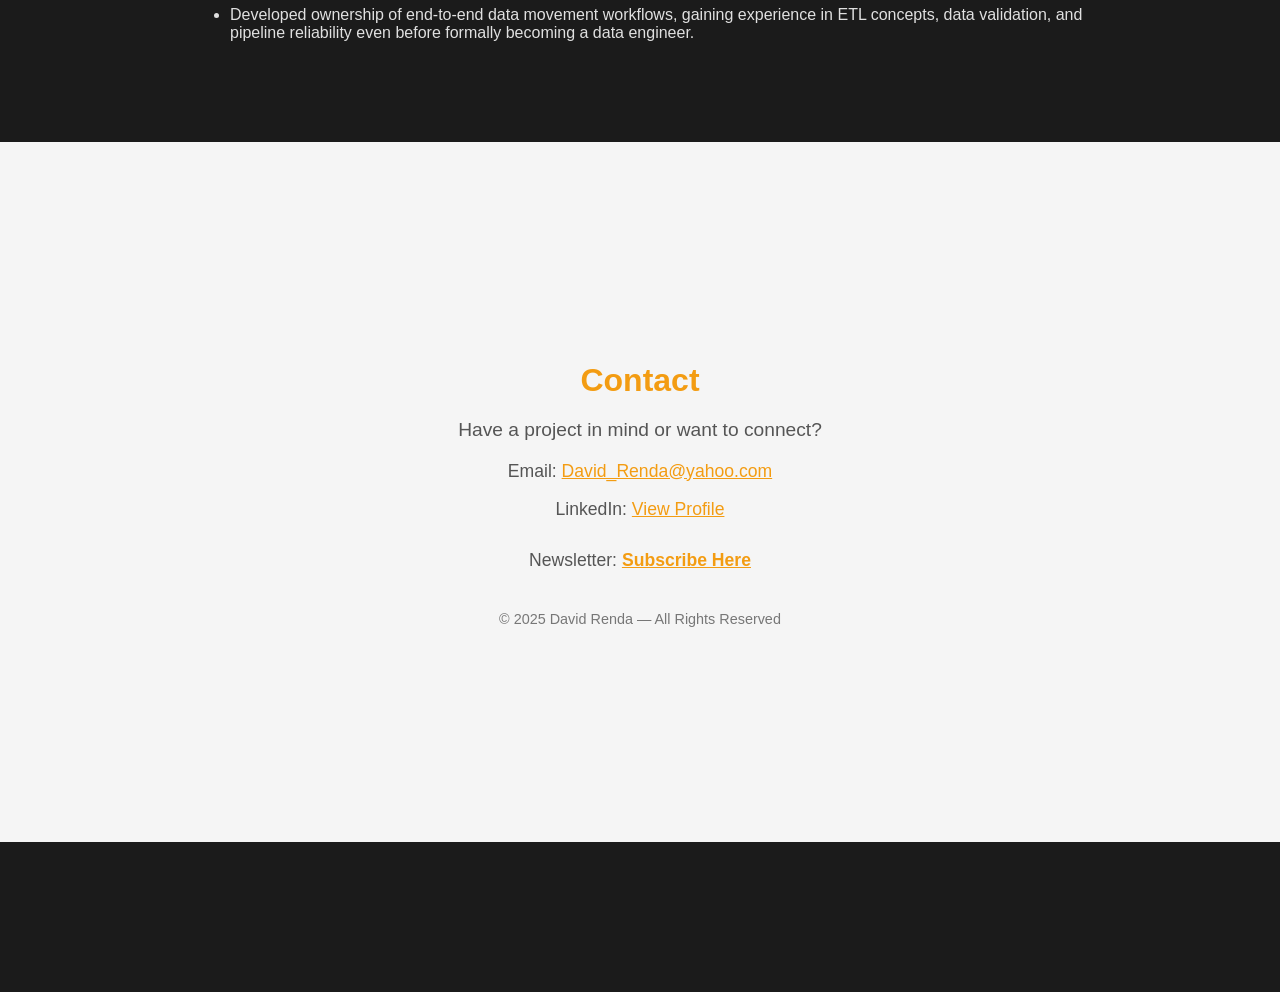
<file: index2.html>
<!DOCTYPE html>
<html lang="en">
<head>
<meta charset="UTF-8">
<meta name="viewport" content="width=device-width, initial-scale=1.0">
<title>ETL Pipeline Animation</title>
<style>
  body {
    background: #f5f5f5;
    font-family: 'Inter', sans-serif;
    margin: 0;
    color: #555555;
    
  }

  /* Header */
  header {
    width: 100%;
    background: #f5f5f5;
    display: flex;
    justify-content: space-between;
    align-items: center;
    padding: 15px 30px;
    box-shadow: 0 2px 8px rgba(0,0,0,0.05);
    position: fixed;
    top: 0;
    z-index: 1000;
  }

  .logo {
    font-size: 1.8rem;
    font-weight: 700;
    color: #555555;
    text-decoration: none;
  }
  .logo:hover {
    color: #414141;
  }
  nav {
  display: flex;
  justify-content: flex-end;
  margin-right: 40px;  /* moves it left */
}


  nav ul {
    list-style: none;
    display: flex;
    gap: 35px;
    margin: 0;
    padding: 0;
  }

  nav ul li a {
    text-decoration: none;
    color: #555555;
    font-weight: 500;
    transition: color 0.2s;
  }

  nav ul li a:hover {
    color: #1d1d1d;
  }

  /* Content */
  .content {
    display: flex;
    flex-direction: column;
    align-items: center;
    padding-top: 70px;
    width: 90%;
    max-width: 1000px;
    margin: 0 auto;
  }

  /* Pipeline Name */
  .pipeline-name {
    font-size: 4rem;
    font-weight: 700;
    color: #555555;
    padding-top: 20px;
    margin-bottom: 30px;
    text-align: center;
  }



  /* Pipeline Container */
  .pipeline-container {
    display: flex;
    flex-direction: column;
    align-items: center;
    margin-bottom: 150px;
      transform: scale(0.8);        /* adjust size (0.6–0.9 works well) */
  transform-origin: top center; /* keeps it centered and pulled upward */
  }

  .pipeline {
    display: flex;
    align-items: center;
    gap: 40px;
    margin-bottom: 2rem;
  }

  .stage {
    display: flex;
    flex-direction: column;
    align-items: center;
    min-width: 100px;
    padding: 1rem;
    border-radius: 8px;
    background: #fff;
    box-shadow: 0 4px 12px rgba(0,0,0,0.08);
    position: relative;
  }

  .stage-name {
    margin-bottom: 0.5rem;
    font-weight: 600;
  }

  .status {
    font-size: 1.5rem;
    opacity: 0;
    transition: opacity 0.3s;
    
  }

  .line {
    width: 60px;
    height: 4px;
    background: #ddd;
    border-radius: 2px;
    position: relative;
  }

  .line.active::after {
    content: '';
    position: absolute;
    left: 0;
    top: 0;
    height: 100%;
    width: 0%;
    background: #2ECC71;
    border-radius: 2px;
    animation: fillLine 0.8s forwards;
  }

  @keyframes fillLine {
    from { width: 0%; }
    to { width: 100%; }
  }

  /* Output Container */
  .output-container {
    position: relative;
    min-height: 150px; /* reserve vertical space */
    width: 100%;
    max-width: 500px;
    text-align: center;
    margin-top: 30px;
  }

  #running {
    font-weight: 700;
    font-size: 1.5rem;
    margin-top: 0px;
    color: #555555;
    position: absolute;
    top: 0;
    left: 0;
    width: 100%;
  }

.result {
  position: absolute;
  top: 0;

  left: 50%;
  transform: translateX(-50%);

  width: auto;          /* allow natural width */
  padding: 0 8px;

  white-space: nowrap;  /* <<< prevents wrapping */

  font-size: 2.8rem;
  font-weight: 700;
  color: #F39C12;
  min-height: 150px;
  margin-top: -20px;
  opacity: 0;
  transition: opacity 1s ease;
  text-align: left;
  display: block;
}


.result ul {
  list-style-type: disc;
  padding-left: 20px;  /* indent for bullets */
  margin: 0;
}

.result li {
  margin-bottom: 1em;  /* double spacing */
}






  .fade-in {
    opacity: 1 !important;
    transition: opacity 1.2s ease;
  }

  /* Section Titles */
  .section-title {
    font-size: 2rem;
    font-weight: 700;
    text-align: center;
    margin-top: 20px;
    margin-bottom: 0px;
    color: #555555;
  }
.about-layout {
  display: flex;
  flex-direction: column;   /* stacked, same as before */
  align-items: center;      /* keeps it centered */
  gap: 25px; 
  margin-top: 70px;               /* clean spacing between image + text */
}

  /* About Me */
  .about-me {
    font-size: 1.5rem;
    line-height: 1.2;
    text-align: center;
    max-width: 700px;
    color: #979797;
    margin-bottom: 120px;
  }

  .photo-circle {
    width: 180px;
    height: 180px;
    border-radius: 50%;
   
    margin: 0 auto auto;
    background-image: url('Portrait.jpg');
    background-size: 135%;
    background-position: 40% center;
    background-repeat: no-repeat;
    margin-bottom: -20px;
    
    
  }

  /* Projects Section */
  .projects {
    width: 100%;
    margin-bottom: 150px;
    margin-top: 150px;
    
  }

  .project-tiles {
    display: flex;
    gap: 30px;
    justify-content: center;
    flex-wrap: wrap;
  }

  .project-tile {
    background: #fff;
    flex: 1 1 250px;
    max-width: 300px;
    padding: 35px;
    border-radius: 12px;
    box-shadow: 0 4px 12px rgba(0,0,0,0.08);
    text-align: center;
    transition: transform 0.2s, box-shadow 0.2s;
    margin-top: 50px;
  }

  .project-tile:hover {
    transform: translateY(-5px);
    box-shadow: 0 8px 20px rgba(0,0,0,0.12);
  }

  .project-tile h3 {
    margin-top: 0;
    margin-bottom: 10px;
    font-size: 1.5rem;
    color: #F39C12;
  }

  .project-tile p {
    font-size: 1.25rem;
    color: #555555;
    line-height: 1.4;
  }
.experience-section {
  width: 100%;
  background: #1b1b1b;
  padding: 50px 0 150px 0;
  text-align: center;
}
.experience-item:first-of-type {
  margin-top: 40px; /* pushes companies downward */
}


.experience-inner {
  width: 90%;
  max-width: 900px;
  margin: 0 auto;
  text-align: left;
  color: #e0e0e0;
}

.experience-item {
  margin-bottom: 100px;
}

.exp-header {
  display: flex;
  justify-content: space-between;
  align-items: center;
}

.exp-header h3 {
  margin: 0;
  font-size: 1.6rem;
  color: #2ECC71;
}

.exp-date {
  font-size: 1rem;
  color: #aaaaaa;
}

.exp-company {
  margin: 5px 0 10px;
  font-size: 1.2rem;
  color: #2ECC71;
}

.exp-details li {
  margin-bottom: 8px;
}


about-section {
  width: 100%;
  background: #1b1b1b; /* slightly darker than #f5f5f5 */
  padding: 40px -40px;      /* spacing above & below */
  text-align: center;
}
.about-inner {
  width: 90%;
  max-width: 1000px;
  margin: 0 auto;     /* centers the content */
  text-align: center; /* matches your original design */
}
  /* Responsive */
  @media (max-width: 768px) {
    header {
      flex-direction: column;
      align-items: flex-start;
      padding: 15px 20px;
    }

    nav ul {
      flex-direction: column;
      gap: 10px;
      margin-top: 10px;
    }

    .project-tiles {
      flex-direction: column;
      gap: 20px;
      align-items: center;
    }
  }
  @keyframes blink {
  0%, 50%, 100% { opacity: 1; }
  25%, 75% { opacity: 0; }
}

.running-flash {
  animation: blink 1.5s linear 2; /* 2 blinks, 0.5s each */
}
.pipeline-wrapper {
  width: 100%;
  display: flex;
  flex-direction: column;
  align-items: center;       /* centers just the pipeline */
  margin-bottom: 120px;      /* spacing before About section */
  text-align: center;
}


.about-section {
  position: relative; /* needed for absolute children */
  width: 100%;
  background: #1b1b1b;
  padding: 40px, ;
  text-align: center;
  overflow: hidden; /* optional: prevent overlay spilling out */
  
}

.skills-overlay {
  /* or just remove this line */
  top: auto;          /* remove top offset */
  left: auto;         /* remove left offset */
  width: 22%;         /* keeps it beside About Me */
  max-width: 22%;
  background: rgba(0, 0, 0, 0.65);
  color: #2ECC71;
  padding: 25px;
  border-radius: 12px;
  display: flex;
  flex-direction: column;
  gap: 70px;
  box-sizing: border-box;
  text-align: left;
  z-index: 1;
  margin-bottom: 50px;
}

/* Section titles */
.skills-overlay h3 {
  margin: 0 0 10px 0;
  font-size: 1.4rem;
  font-weight: 700;
  color: #2ECC71;
}

/* List style */
.skills-overlay ul {
  list-style: none;
  padding-left: 0;
  margin: 0;
}

.skills-overlay li {
  font-size: 1rem;
    line-height: 2;
    text-align: left;
    max-width: 700px;
    color: #979797;   /* lighter gray for contrast */
    
}

/* OPTIONAL: different color for languages */
.languages-box li {
  font-size: 1rem;
    line-height: 2;
    text-align: left;
    max-width: 700px;
    color: #979797;
}

 .tagline {
    margin-top: -40px;
    font-size: 2rem;
    font-weight: 700;
    color: #555555;
    text-align: center;
    max-width: 800px;
    line-height: 1.6;
    margin-left: auto;
    margin-right: auto;
  }
.about-wrapper {
  display: flex;
  justify-content: center;
  align-items: flex-start; /* align to top */
  gap: 40px;
  position: relative;
}

.about-inner {
  flex: 1; /* fill remaining space */
}

.skills-overlay {
  flex: 0 0 25%;      /* fixed width on desktop */
  max-width: 500px;
  background: rgba(0,0,0,0.65);
  padding: 50px;
  border-radius: 12px;
  display: flex;
  flex-direction: column;
  gap: 30px;
  box-sizing: border-box;
  text-align: left;
  margin-left: -500px;
}

/* MOBILE RESPONSIVENESS */
@media (max-width: 768px) {

  /* Header: stack logo + nav */
  header {
    flex-direction: column;
    align-items: center;
    padding: 10px 15px;
  }

  nav ul {
    flex-direction: column;
    gap: 12px;
    margin: 10px 0 0 0;
  }

  /* Pipeline scaling */
  .pipeline-container {
    transform: scale(0.6); /* scale down for small screens */
    margin-bottom: -100px;
  }

  .pipeline-name {
    font-size: 2.5rem; /* smaller heading */
  }

  /* Pipeline stages shrink */
  .stage {
    min-width: 80px;
    padding: 0.5rem;
  }

  .line {
    width: 40px; /* shorter connecting lines */
  }

  /* About Section adjustments */
  .about-layout {
    flex-direction: column;
    gap: 20px;
  }

  .about-me {
    font-size: 1.1rem;
    line-height: 1.4;
    text-align: center;
    padding: 0 10px;
  }

  .photo-circle {
    width: 140px;
    height: 140px;
  }

  /* Project Tiles stacked */
  .project-tiles {
    flex-direction: column;
    align-items: center;
    gap: 20px;
  }

  .project-tile {
    width: 90%;
    max-width: 300px;
    padding: 25px;
  }

  /* Experience section adjustments */
  .experience-inner {
    width: 95%;
  }

  .exp-header h3 {
    font-size: 1.3rem;
  }

  .exp-company {
    font-size: 1rem;
  }

  .exp-details li {
    font-size: 0.9rem;
  }

  /* Contact section */
  #contact {
    padding: 150px 20px;
  }

  #contact p {
    font-size: 1rem;
  }

  /* Tagline */
  .tagline {
    font-size: 1.4rem;
    margin-top: 20px;
  }

 .about-wrapper {
    display: flex;
    justify-content: center;
    align-items: flex-start;
    gap: 40px;
    position: relative;
  }

  .skills-overlay {
    flex: 0 0 22%;
    max-width: 22%;
    min-width: 200px;
    background: rgba(0,0,0,0.65);
    padding: 25px;
    border-radius: 12px;
    display: flex;
    flex-direction: column;
    gap: 70px;
    box-sizing: border-box;
    text-align: left;
  }

  @media (max-width: 900px) {
    .about-wrapper {
      flex-direction: column;
      align-items: center;
      gap: 20px;
    }

    .skills-overlay {
      flex: none;
      width: 90%;
      margin: 0 auto;
      padding: 20px;
      gap: 30px;
    }

    .skills-overlay > div {
      flex-direction: column;
      align-items: flex-start;
    }
  }

  

@media (max-width: 768px) {
  header {
    display: flex;
    justify-content: space-between; /* logo left, hamburger right */
    align-items: center;            /* vertically center items */
    padding: 10px 20px;
    position: relative;             /* for dropdown nav */
  }

  .logo {
    margin: 0;                      /* remove any default margin */
    line-height: 1;                 /* align text properly */
    font-size: 1.8rem;              /* same as desktop */
  }

  .hamburger {
    display: block;
    font-size: 2rem;
    cursor: pointer;
    line-height: 1;                 /* vertically aligned with logo */
    z-index: 1100;                  /* above dropdown */
  }

  nav {
    position: absolute;
    top: 60px;                      /* just below header */
    right: 0;                        /* align to right edge of header */
    background: #f5f5f5;
    border-radius: 8px;
    overflow: hidden;
    max-height: 0;
    width: 200px;
    transition: max-height 0.3s ease;
    box-shadow: 0 4px 12px rgba(0,0,0,0.1);
    z-index: 1000;
  }

  nav.open {
    max-height: 500px;
  }

  nav ul {
    display: flex;
    flex-direction: column;
    align-items: left;        /* items left-aligned inside dropdown */
    padding: 10px;
    gap: 10px;
  }

  nav ul li {
    width: 100%;
  }
}

html, body {
  overflow-x: hidden;
}



</style>
</head>
<body id="home">
<!-- Dark vertical underlay -->
<div class="underlay"></div>

<header>
  <a href="#home" class="logo">David Renda</a>
  <div class="hamburger" onclick="toggleMenu()">☰</div>
  <nav>
    <ul>
      <li><a href="#home">Home</a></li>
      <li><a href="#about">About</a></li>
      <li><a href="#experience">Experience</a></li>
      <li><a href="#projects">Projects</a></li>
      <li><a href="https://thedatamothership.substack.com/" target="_blank">Newsletter</a></li>
      <li><a href="#contact">Contact</a></li>
    </ul>
  </nav>
</header>


<div class="content">
<div class="pipeline-wrapper"></div>
  <!-- Name above pipeline -->
  <div class="pipeline-name"> David <span class="last-name">Renda</span></div>

  <div class="pipeline-container">
    <div class="pipeline">
      <div class="stage" id="extract">
        <div class="stage-name">Extract</div>
        <div class="status">✔︎</div>
      </div>
      <div class="line" id="line1"></div>
      <div class="stage" id="transform">
        <div class="stage-name">Transform</div>
        <div class="status">✔︎</div>
      </div>
      <div class="line" id="line2"></div>
      <div class="stage" id="load">
        <div class="stage-name">Load</div>
        <div class="status">✔︎</div>
      </div>
    </div>

    <!-- Output Container -->
    <div class="output-container">
      <div id="running">Running pipeline: [ job_title ]</div>
      <div class="result" id="result"></div>
    </div>
    <div class="tagline">
  Building solutions to keep your data fast and your business too.
</div>
  </div>
</div>

 <div class="about-section">
  <div class="about-wrapper">
    <!-- About Inner -->
    <div class="about-inner">
      <div class="about-layout">
        <div class="photo-circle"></div>
        <div class="section-title" id="about">About Me</div>
        <div class="about-me">
         Hi! I’m David, a data architect with a full-stack background spanning networking, cloud infrastructure, and end-to-end data pipelines. I started my career hands-on with LAN/WAN design and server deployments, gradually evolving into cloud infrastructure and data-driven projects. Over the years, I’ve built robust ETL/ELT pipelines, migrated legacy systems to modern cloud architectures, and enabled data-informed decision-making across organizations.

I’m passionate about MLOps and AI/ML workflows, experimenting with model deployment, automation, and workflow orchestration. I also run The Data Mothership, a weekly newsletter where I share insights and experiments in data architecture design, engineering and analytics.</div>
      </div>
    </div>

    <!-- Skills Overlay -->
    <div class="skills-overlay">
      <div class="languages-box">
        <h3>Languages</h3>
        <ul>
          <li>English</li>
          <li>French — A2</li>
        </ul>
      </div>
      <div class="programming-language-box">
        <h3>Programming Languages</h3>
        <ul>
          <li>Python</li>
          <li>SQL</li>
          <li>Bash/Shell</li>
        </ul>
      </div>
      <div class="skills-box">
        <h3>Expertise</h3>
        <ul>
          <li>ETL/ELT pipeline design</li>
          <li>Data Modeling</li>
          <li>Workflow Orchestration</li>
          <li>Data Warehousing design</li>
          <li>Git & Version Control</li>
        </ul>
        </div>
        <div class="tools-box">
        <h3>Tools</h3>
        <ul>
          <li>Azure Data Factory</li>
          <li>Data Bricks</li>
          <li>Power Query/Data Flows</li>
          <li>Azure Data Lake Storage</li>
          <li>Power BI</li>
          <li>dbt</li>
          <li>Mulesoft</li>
          <li>Snowflake</li>
          <li>Tableau</li>
        </ul>
      </div>
      </div>
    </div>
  </div>
</div>

 
<!-- Projects Section -->
  <div class="projects" id="projects">
    <div class="section-title">Recent Projects</div>
    <div class="project-tiles">
      <div class="project-tile">
        <h3>Job Market Data Pipeline</h3>
        <p><strong>Problem:</strong> Job boards are intermediaries. Companies post to their ATS first, then it gets syndicated days later.</p>
        <p><strong>Solution:</strong> Built automated ETL pipeline scraping 5,400+ jobs directly from Greenhouse APIs every 3 hours, bypassing job boards entirely.</p>
        <p><strong>Impact:</strong> See opportunities 2-7 days before competitors on LinkedIn/Indeed. Interactive dashboard with real-time filtering, search, and application tracking.</p>
        <p><strong>Tech:</strong> Python (requests, pandas), HTML/CSS/JavaScript, Git, Windows Task Scheduler</p>
        <p style="margin-top: 15px; font-size: 1rem;">
          <a href="https://DavidRenda12.github.io/job-board/job_dashboard.html" target="_blank" style="color: #F39C12; font-weight: 700; text-decoration: none;">View Dashboard →</a>
        </p>
      </div>
      <div class="project-tile">
        <h3>Cloud Reporting Modernization</h3>
        <p><strong>Problem:</strong> Legacy SSRS reports were slow, difficult to maintain, and disconnected from modern cloud data infrastructure.</p>
        <p><strong>Solution:</strong> Architected and migrated to cloud analytics stack using Azure Synapse, ADLS, and Power BI, redesigning data models and modernizing reporting layer.</p>
        <p><strong>Impact:</strong> 60% faster query performance, improved data governance, enabled self-service analytics for 50+ business users, reduced maintenance overhead by 40%.</p>
        <p><strong>Tech:</strong> Azure Synapse, ADLS, Power BI, dbt, T-SQL, Git</p>
      </div>
      <div class="project-tile">
        <h3>CRM Cloud Transformation</h3>
        <p><strong>Problem:</strong> On-premises CRM system was expensive to maintain, inflexible, and unable to scale with business growth.</p>
        <p><strong>Solution:</strong> Led migration of legacy CRM to Dynamics 365, designed Azure Data Factory ETL pipelines, and modernized workflows and reporting with Power BI.</p>
        <p><strong>Impact:</strong> Reduced infrastructure costs by 35%, improved user adoption through modern UI, enabled real-time reporting across 200+ users, accelerated business processes.</p>
        <p><strong>Tech:</strong> Azure Data Factory, Dynamics 365, Power BI, Azure SQL, Python</p>
      </div>
      <div class="project-tile">
        <h3>Secure FTP Data Pipeline</h3>
        <p><strong>Problem:</strong> Manual FTP data transfers between external partners were error-prone, insecure, and lacked audit trails for compliance.</p>
        <p><strong>Solution:</strong> Architected secure, automated Azure solution using Data Lake Storage and Data Explorer to streamline encrypted data flows with full governance and access controls.</p>
        <p><strong>Impact:</strong> Eliminated manual errors, enabled 24/7 automated data ingestion, achieved compliance with data retention requirements, improved partner integration speed by 80%.</p>
        <p><strong>Tech:</strong> Azure Data Lake Storage, Data Explorer, Managed Identities, VNETs, Python</p>
      </div>
    </div>
  </div>
<section id="experience" class="experience-section">
  <div class="experience-inner">

    <h2 class="section-title">Experience</h2>

    <div class="experience-item">
      <div class="exp-header">
        <h3>Data Architect</h3>
        <span class="exp-date">2022 — Present</span>
      </div>
      <h4 class="exp-company">California Department of Community Services and Development</h4>
      <ul class="exp-details">
        <li>Led end-to-end modernization of Dynamics CRM analytics platform, implementing Synapse Link
→ ADLS → Synapse Pipelines → dbt → embedded Power BI, replacing legacy SSRS architecture.</li>
<li>Designed and operated scalable ELT frameworks in Azure (ADF, Synapse, Databricks) supporting
high-volume transactional and event-based data workloads.</li>
<li>Architected secure data platform integrations using VNETs, private endpoints, managed
identities, and RBAC to enforce governance and compliance.</li>
<li>Established modular dbt modeling standards to improve transformation reliability,
maintainability, and cross-team development velocity.</li>
<li>Implemented monitoring and observability using Azure Monitor and Log Analytics to enforce
data freshness, latency, and reliability SLAs.</li>
<li>Partnered with application, analytics, and product teams to embed analytics directly into
enterprise workflows</li>


  
   
      </ul>
    </div>

    <div class="experience-item">
      <div class="exp-header">
        <h3>Data Engineer</h3>
        <span class="exp-date">2017 — 2022</span>
      </div>
      <h4 class="exp-company">AH Parts</h4>
      <ul class="exp-details">
        <li>Designed, deployed, and maintained LAN/WAN networks and virtualized server environments, building a foundation for reliable data operations.</li>
    <li>Managed Active Directory, user permissions, storage solutions, and virtual servers, ensuring structured access and governance of operational and business-critical data.</li>
    <li>Implemented automated scripts to streamline server maintenance, backups, and monitoring, reducing manual intervention and preparing datasets for reporting and analytics.</li>
    <li>Monitored system performance and network traffic, identifying bottlenecks and ensuring high availability for both operational and emerging data pipelines.</li>
    <li>Collaborated with security and IT teams to enforce compliance, firewall rules, and access controls, securing sensitive data while supporting analytics initiatives.</li>
    <li>Documented systems, workflows, and operational procedures, creating reusable references for both infrastructure and early-stage data projects.</li>
    <li>Supported early cloud adoption and hybrid deployments, preparing on-premises infrastructure for integration with cloud-based data storage and processing solutions.</li>
    <li>Participated in data-related projects, including automating data extraction from operational systems and integrating datasets to support reporting and analytics.</li>
    <li>Developed ownership of end-to-end data movement workflows, gaining experience in ETL concepts, data validation, and pipeline reliability even before formally becoming a data engineer.</li>
      </ul>
    </div>




</div>


  <!-- Contact Section -->
  <section id="contact" style="background-color:#f5f5f5; color:55555; padding:200px 60px; text-align:center;">
    <h2 class="section-title" style="color:#F39C12;">Contact</h2>

    <p style="font-size:1.2rem; margin-top:20px;">
      Have a project in mind or want to connect?
    </p>

    <p style="font-size:1.1rem; margin:5px 0;">
      Email: <a href="mailto:David_Renda@yahoo.com" style="color:#F39C12;">David_Renda@yahoo.com</a>
    </p>

    <p style="font-size:1.1rem; margin-bottom:30px;">
      LinkedIn: <a href="https://google.com" target="_blank" style="color:#F39C12;">View Profile</a>
    </p>
<p style="font-size:1.1rem; margin:5px 0;">
  Newsletter: <a href="https://thedatamothership.substack.com/" target="_blank" style="color:#F39C12; font-weight:700;">Subscribe Here</a>
</p>
    <p style="font-size:0.9rem; margin-top:40px; color:#777;">
      © 2025 David Renda — All Rights Reserved
    </p>
  </section>
<script>
const stages = ['extract', 'transform', 'load'];
const lines = ['line1', 'line2'];
const resultEl = document.getElementById('result');
const runningEl = document.getElementById('running');
const stageStatus = {
  extract: document.querySelector('#extract .status'),
  transform: document.querySelector('#transform .status'),
  load: document.querySelector('#load .status'),
};

const roles = [
"Data Architect",
"Business Analyst",  
"Data Engineer",
"MLOps Engineer"

  
];

function runPipeline() {
  // Reset result
  resultEl.innerHTML = "";
  resultEl.style.opacity = 0;
  resultEl.classList.remove("fade-in");

  // Show running text and start blink
  runningEl.style.opacity = 1;
  runningEl.classList.add("running-flash");

  // Reset stages visuals
  stages.forEach(stage => stageStatus[stage].style.opacity = 0);
  lines.forEach(line => {
    const el = document.getElementById(line);
    el.classList.remove('active');
    void el.offsetWidth; // force reflow to restart css animation
  });

  // Animate stages sequentially; call showResults when 'load' stage runs
  let delay = 0;
  stages.forEach((stage, i) => {
    setTimeout(() => {
      stageStatus[stage].style.opacity = 1;
      if (i < lines.length) document.getElementById(lines[i]).classList.add('active');

      if (stage === 'load') {
        showResults();
      }
    }, delay);
    delay += 900;
  });
}

let roleIndex = 0;

function showResults() {
  // Stop blinking immediately
  runningEl.classList.remove("running-flash");

  // 20% chance to show the simple error text
  const shouldFail = Math.random() < 0.0;

  if (shouldFail) {
    // show plain error text
    resultEl.textContent = 'error: column mismatch';
    resultEl.style.color = '#555555'; // red
    // fade in result
    requestAnimationFrame(() => {
      resultEl.classList.add("fade-in");
      resultEl.style.opacity = 0;
    });

    // fade out running text (so it disappears while error is shown)
    runningEl.style.transition = "opacity 0.4s ease";
    runningEl.style.opacity = 0;

    // after display time, reset running text and retry same role (do not advance)
    setTimeout(() => {
      resultEl.style.opacity = 0;
      runningEl.style.opacity = 1; // reset for next run
      runPipeline();
    }, 1500);

    return; // do not advance roleIndex
  }

  // SUCCESS: show the current role
  const role = roles[roleIndex];
  resultEl.textContent = role;
  resultEl.style.color = ''; // restore default color
  requestAnimationFrame(() => {
    resultEl.classList.add("fade-in");
    resultEl.style.opacity = 1;
  });

  // advance to next role for next pipeline run
  roleIndex = (roleIndex + 1) % roles.length;

  // fade out running text (so it disappears while result is visible)
  runningEl.style.transition = "opacity 0.4s ease";
  runningEl.style.opacity = 0;

  // after display time, clear and start next pipeline
  setTimeout(() => {
    resultEl.style.opacity = 0;
    runningEl.style.opacity = 1; // reset for next run
    runPipeline();
  }, 1500);
}

// kick things off
runPipeline();
</script>
<script>
function toggleMenu() {
  document.querySelector("nav").classList.toggle("open");
}
</script>


</body>
</html>
</file>
